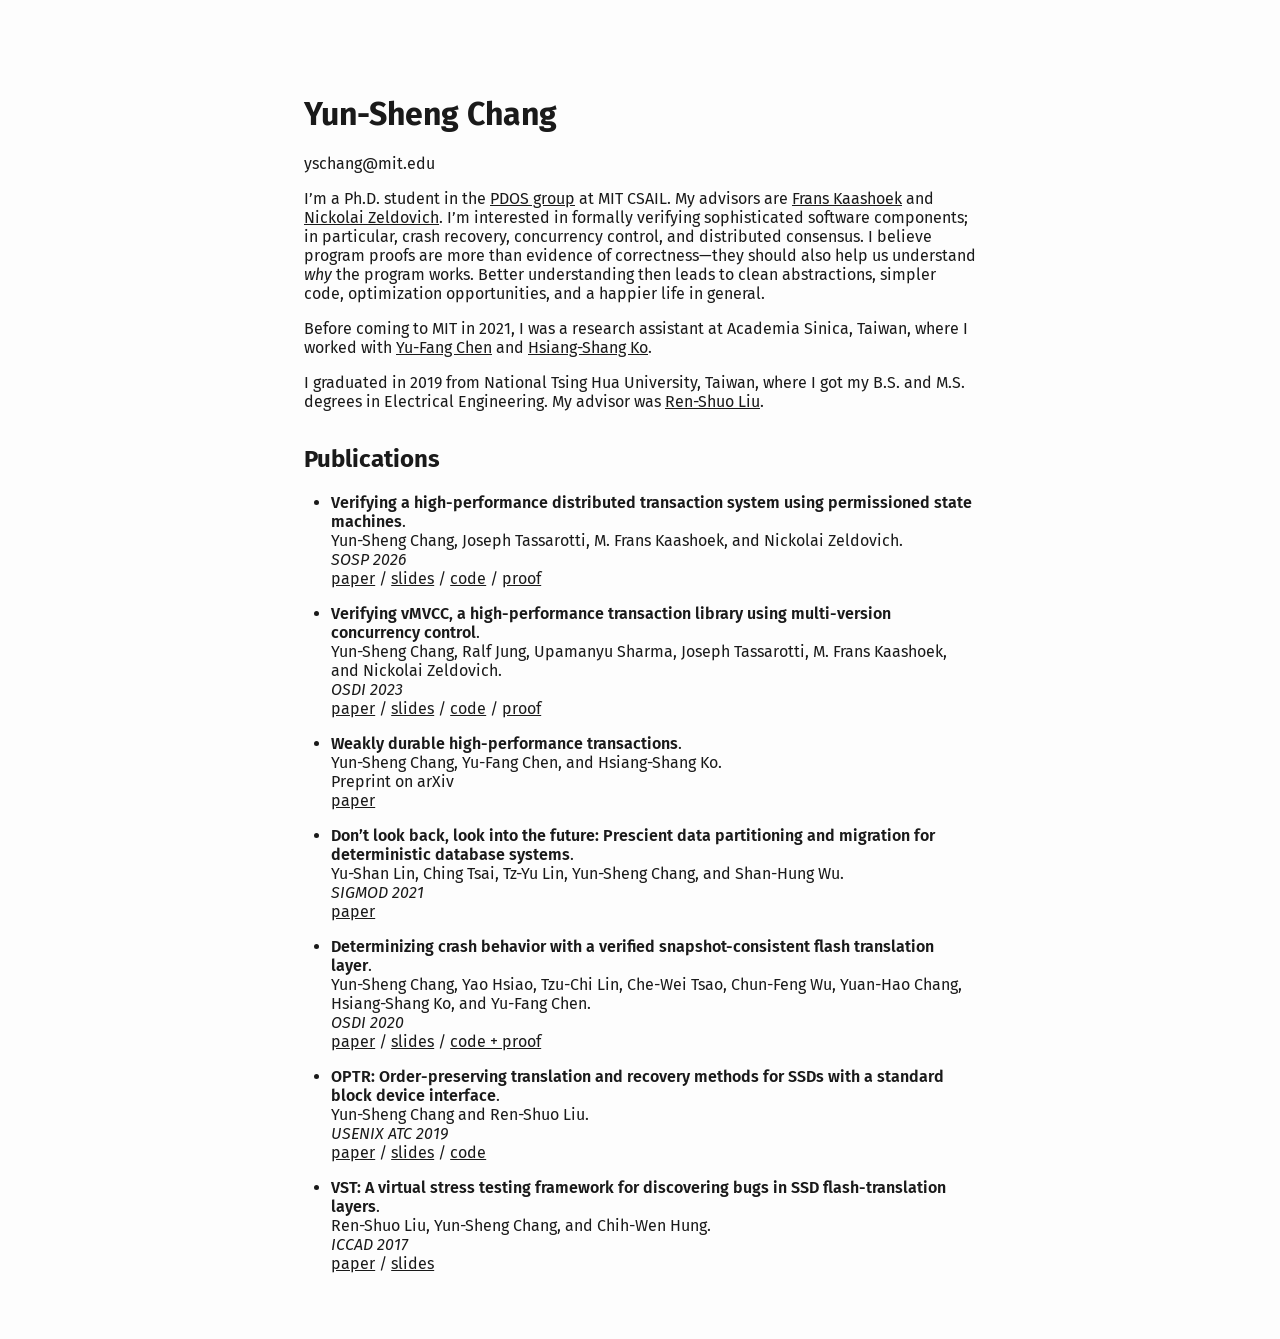
<file: index.html>
<!DOCTYPE html>
<html xmlns="http://www.w3.org/1999/xhtml">
<head>
  <meta charset="utf-8" />
  <meta name="generator" content="pandoc 3.11" />
  <meta name="viewport" content="width=device-width, initial-scale=1.0, user-scalable=yes" />
  <title>Yun-Sheng Chang</title>
  <style>
    /* Default styles provided by pandoc.
    ** See https://pandoc.org/MANUAL.html#variables-for-html for config info.
    */
    html {
      font-family: Fira Sans;
      color: #1a1a1a;
      background-color: #fdfdfd;
    }
    body {
      margin: 0 auto;
      max-width: 42em;
      padding-left: 50px;
      padding-right: 50px;
      padding-top: 50px;
      padding-bottom: 50px;
      hyphens: auto;
      overflow-wrap: break-word;
      text-rendering: optimizeLegibility;
      font-kerning: normal;
    }
    @media (max-width: 600px) {
      body {
        font-size: 0.9em;
        padding: 12px;
      }
      h1 {
        font-size: 1.8em;
      }
    }
    @media print {
      html {
        background-color: white;
      }
      body {
        background-color: transparent;
        color: black;
      }
      p, h2, h3 {
        orphans: 3;
        widows: 3;
      }
      h2, h3, h4 {
        page-break-after: avoid;
      }
    }
    p {
      margin: 1em 0;
    }
    a {
      color: #1a1a1a;
    }
    a:visited {
      color: #1a1a1a;
    }
    img {
      max-width: 100%;
    }
    svg {
      height: auto;
      max-width: 100%;
    }
    h1, h2, h3, h4, h5, h6 {
      margin-top: 1.4em;
    }
    h5, h6 {
      font-size: 1em;
      font-style: italic;
    }
    h6 {
      font-weight: normal;
    }
    ol, ul {
      padding-left: 1.7em;
      margin-top: 1em;
    }
    li > ol, li > ul {
      margin-top: 0;
    }
    blockquote {
      margin: 1em 0 1em 1.7em;
      padding-left: 1em;
      border-left: 2px solid #e6e6e6;
      color: #606060;
    }
    code {
      white-space: pre-wrap;
      font-family: Menlo, Monaco, Consolas, 'Lucida Console', monospace;
      font-size: 85%;
      margin: 0;
      hyphens: manual;
    }
    pre {
      margin: 1em 0;
      overflow: auto;
    }
    pre code {
      padding: 0;
      overflow: visible;
      overflow-wrap: normal;
    }
    .sourceCode {
     background-color: transparent;
     overflow: visible;
    }
    hr {
      border: none;
      border-top: 1px solid #1a1a1a;
      height: 1px;
      margin: 1em 0;
    }
    table {
      margin: 1em 0;
      border-collapse: collapse;
      width: 100%;
      overflow-x: auto;
      display: block;
      font-variant-numeric: lining-nums tabular-nums;
    }
    table caption {
      margin-bottom: 0.75em;
    }
    tbody {
      margin-top: 0.5em;
      border-top: 1px solid #1a1a1a;
      border-bottom: 1px solid #1a1a1a;
    }
    th {
      border-top: 1px solid #1a1a1a;
      padding: 0.25em 0.5em 0.25em 0.5em;
    }
    td {
      padding: 0.125em 0.5em 0.25em 0.5em;
    }
    header {
      margin-bottom: 4em;
      text-align: center;
    }
    #TOC li {
      list-style: none;
    }
    #TOC ul {
      padding-left: 1.3em;
    }
    #TOC > ul {
      padding-left: 0;
    }
    #TOC a:not(:hover) {
      text-decoration: none;
    }
    span.smallcaps{font-variant: small-caps;}
    div.columns{display: flex; gap: 1.5em;}
    div.column{flex: auto;}
    @media screen {
    div.columns{gap: min(4vw, 1.5em);}
    div.column{overflow-x: auto;}
    }
    div.hanging-indent{margin-left: 1.5em; text-indent: -1.5em;}
    /* The extra [class] is a hack that increases specificity enough to
       override a similar rule in reveal.js */
    ul.task-list[class]{list-style: none;}
    ul.task-list li input[type="checkbox"] {
      font-size: inherit;
      width: 0.8em;
      margin: 0 0.8em 0.2em -1.6em;
      vertical-align: middle;
    }
  </style>
  <p><link href="https://fonts.googleapis.com/css2?family=Fira+Sans:wght@400;600&display=swap" rel="stylesheet">
  <style> strong { font-weight: 600; } </style></p>
</head>
<body>
<h1 id="yun-sheng-chang">Yun-Sheng Chang</h1>
<p>yschang@mit.edu</p>
<p>I’m a Ph.D. student in the <a href="https://pdos.csail.mit.edu/">PDOS
group</a> at MIT CSAIL. My advisors are <a
href="http://people.csail.mit.edu/kaashoek/">Frans Kaashoek</a> and <a
href="https://people.csail.mit.edu/nickolai/">Nickolai Zeldovich</a>.
I’m interested in formally verifying sophisticated software components;
in particular, crash recovery, concurrency control, and distributed
consensus. I believe program proofs are more than evidence of
correctness—they should also help us understand <em>why</em> the program
works. Better understanding then leads to clean abstractions, simpler
code, optimization opportunities, and a happier life in general.</p>
<p>Before coming to MIT in 2021, I was a research assistant at Academia
Sinica, Taiwan, where I worked with <a
href="http://bull.iis.sinica.edu.tw/yfc/doku.php">Yu-Fang Chen</a> and
<a href="https://josh-hs-ko.github.io/">Hsiang-Shang Ko</a>.</p>
<p>I graduated in 2019 from National Tsing Hua University, Taiwan, where
I got my B.S. and M.S. degrees in Electrical Engineering. My advisor was
<a href="https://www.ee.nthu.edu.tw/renshuo/">Ren-Shuo Liu</a>.</p>
<h2 id="publications">Publications</h2>
<ul>
<li><p><strong>Verifying a high-performance distributed transaction
system using permissioned state machines</strong>.<br />
Yun-Sheng Chang, Joseph Tassarotti, M. Frans Kaashoek, and Nickolai
Zeldovich.<br />
<em>SOSP 2026</em><br />
<a href="papers/tulip-sosp26.pdf">paper</a> / <a
href="slides/tulip-sosp26-slides.pdf">slides</a> / <a
href="https://github.com/mit-pdos/tulip">code</a> / <a
href="https://github.com/mit-pdos/tulip-proof">proof</a></p></li>
<li><p><strong>Verifying vMVCC, a high-performance transaction library
using multi-version concurrency control</strong>.<br />
Yun-Sheng Chang, Ralf Jung, Upamanyu Sharma, Joseph Tassarotti, M. Frans
Kaashoek, and Nickolai Zeldovich.<br />
<em>OSDI 2023</em><br />
<a href="papers/vmvcc-osdi23.pdf">paper</a> / <a
href="slides/vmvcc-osdi23-slides.pdf">slides</a> / <a
href="https://github.com/mit-pdos/vmvcc">code</a> / <a
href="https://github.com/mit-pdos/perennial/tree/1d0faf33d/src/program_proof/mvcc">proof</a></p></li>
<li><p><strong>Weakly durable high-performance
transactions</strong>.<br />
Yun-Sheng Chang, Yu-Fang Chen, and Hsiang-Shang Ko.<br />
Preprint on arXiv<br />
<a href="papers/acikv-arxiv.pdf">paper</a></p></li>
<li><p><strong>Don’t look back, look into the future: Prescient data
partitioning and migration for deterministic database
systems</strong>.<br />
Yu-Shan Lin, Ching Tsai, Tz-Yu Lin, Yun-Sheng Chang, and Shan-Hung
Wu.<br />
<em>SIGMOD 2021</em><br />
<a href="papers/hermes-sigmod21.pdf">paper</a></p></li>
<li><p><strong>Determinizing crash behavior with a verified
snapshot-consistent flash translation layer</strong>.<br />
Yun-Sheng Chang, Yao Hsiao, Tzu-Chi Lin, Che-Wei Tsao, Chun-Feng Wu,
Yuan-Hao Chang, Hsiang-Shang Ko, and Yu-Fang Chen.<br />
<em>OSDI 2020</em><br />
<a href="papers/scftl-osdi20.pdf">paper</a> / <a
href="slides/scftl-osdi20-slides.pdf">slides</a> / <a
href="https://github.com/yunshengtw/scftl">code + proof</a></p></li>
<li><p><strong>OPTR: Order-preserving translation and recovery methods
for SSDs with a standard block device interface</strong>.<br />
Yun-Sheng Chang and Ren-Shuo Liu.<br />
<em>USENIX ATC 2019</em><br />
<a href="papers/optr-atc19.pdf">paper</a> / <a
href="slides/optr-atc19-slides.pdf">slides</a> / <a
href="https://github.com/yunshengtw/optr-jasmine">code</a></p></li>
<li><p><strong>VST: A virtual stress testing framework for discovering
bugs in SSD flash-translation layers</strong>.<br />
Ren-Shuo Liu, Yun-Sheng Chang, and Chih-Wen Hung.<br />
<em>ICCAD 2017</em><br />
<a href="papers/vst-iccad17.pdf">paper</a> / <a
href="slides/vst-iccad17-slides.pdf">slides</a></p></li>
</ul>
</body>
</html>
</file>
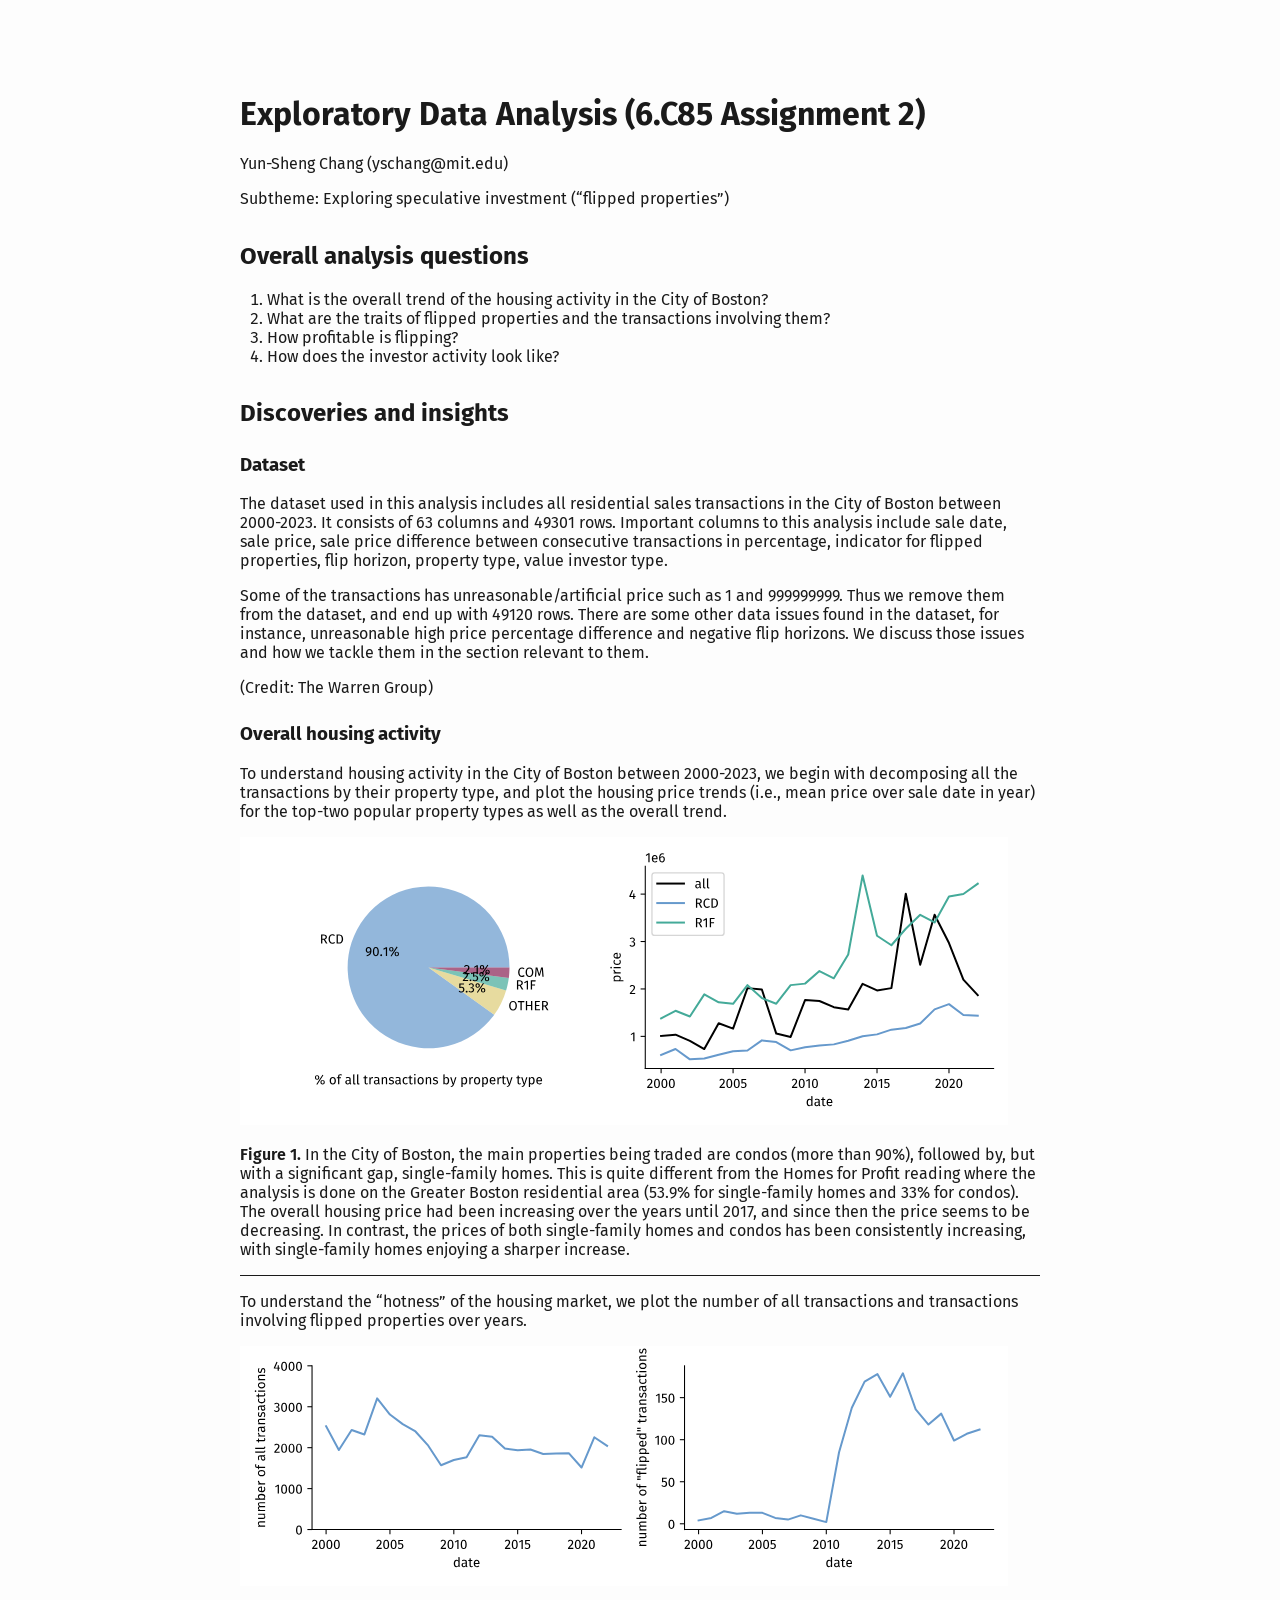
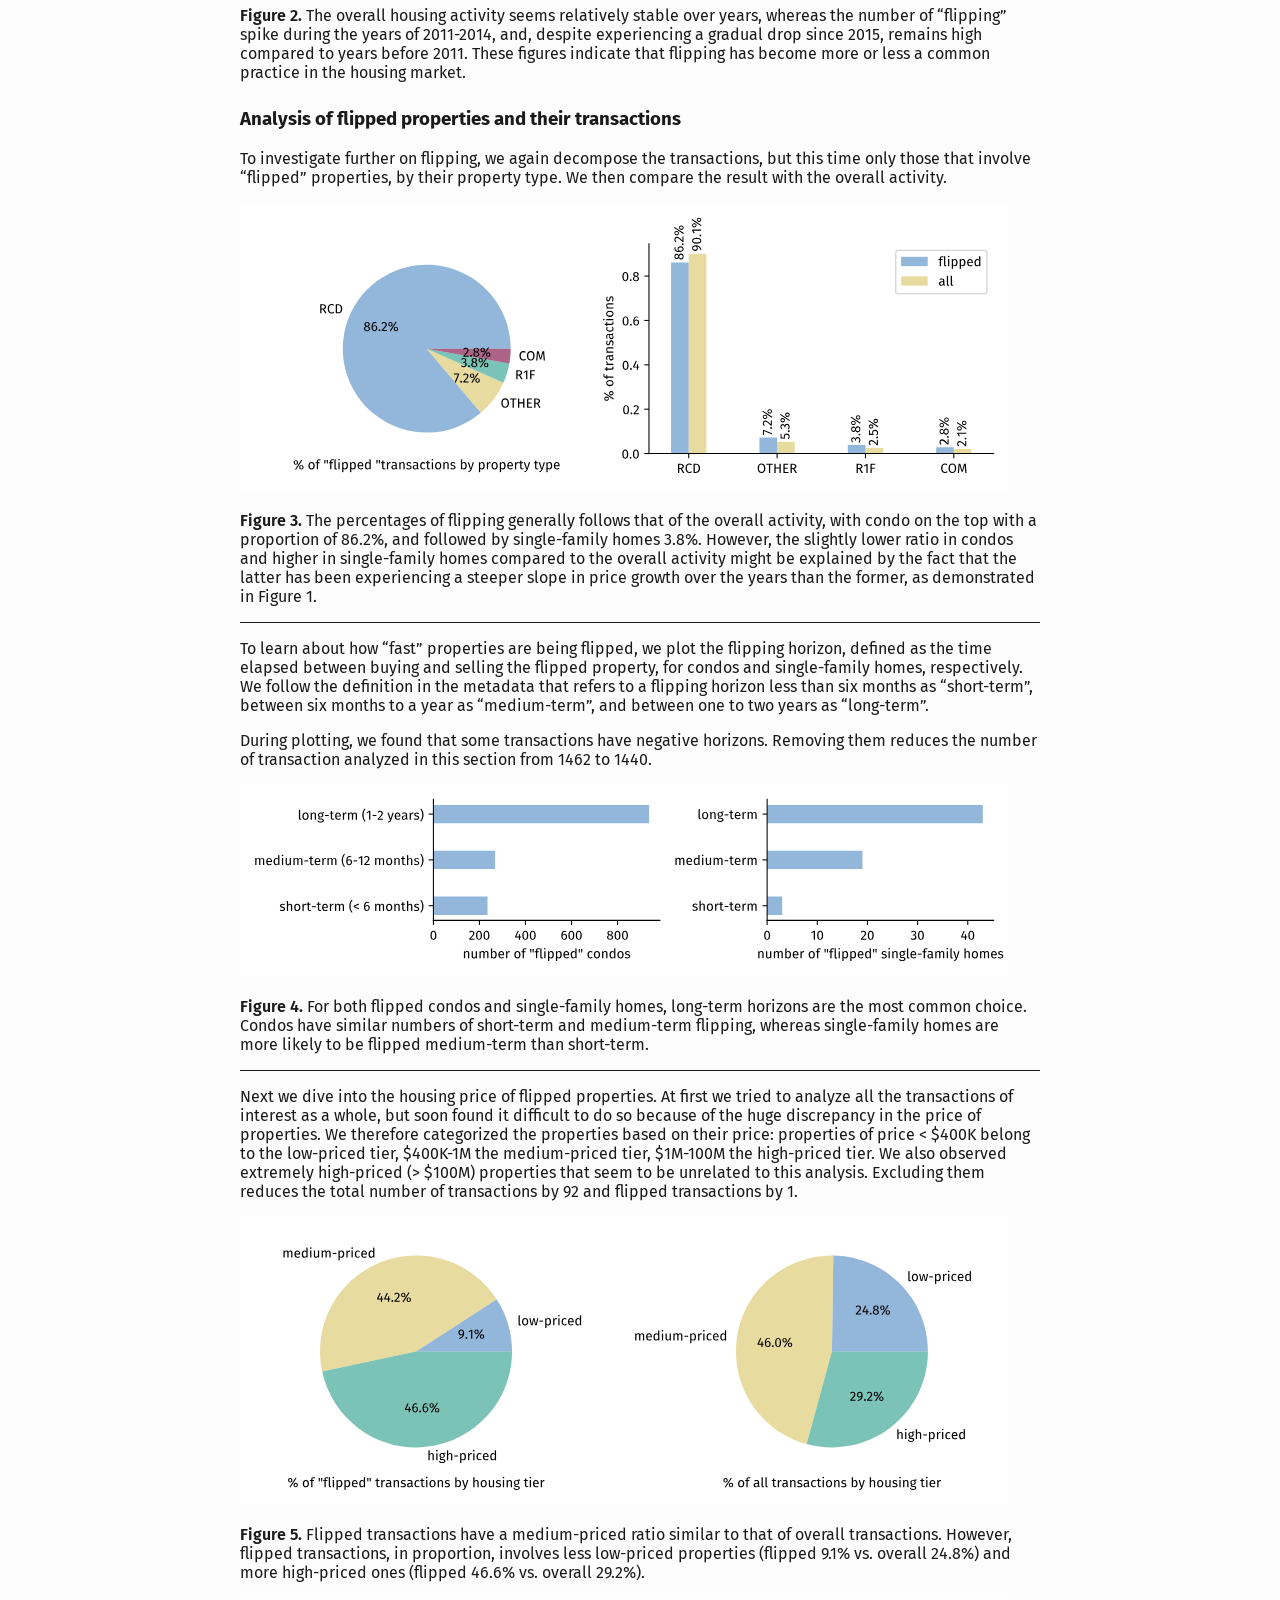
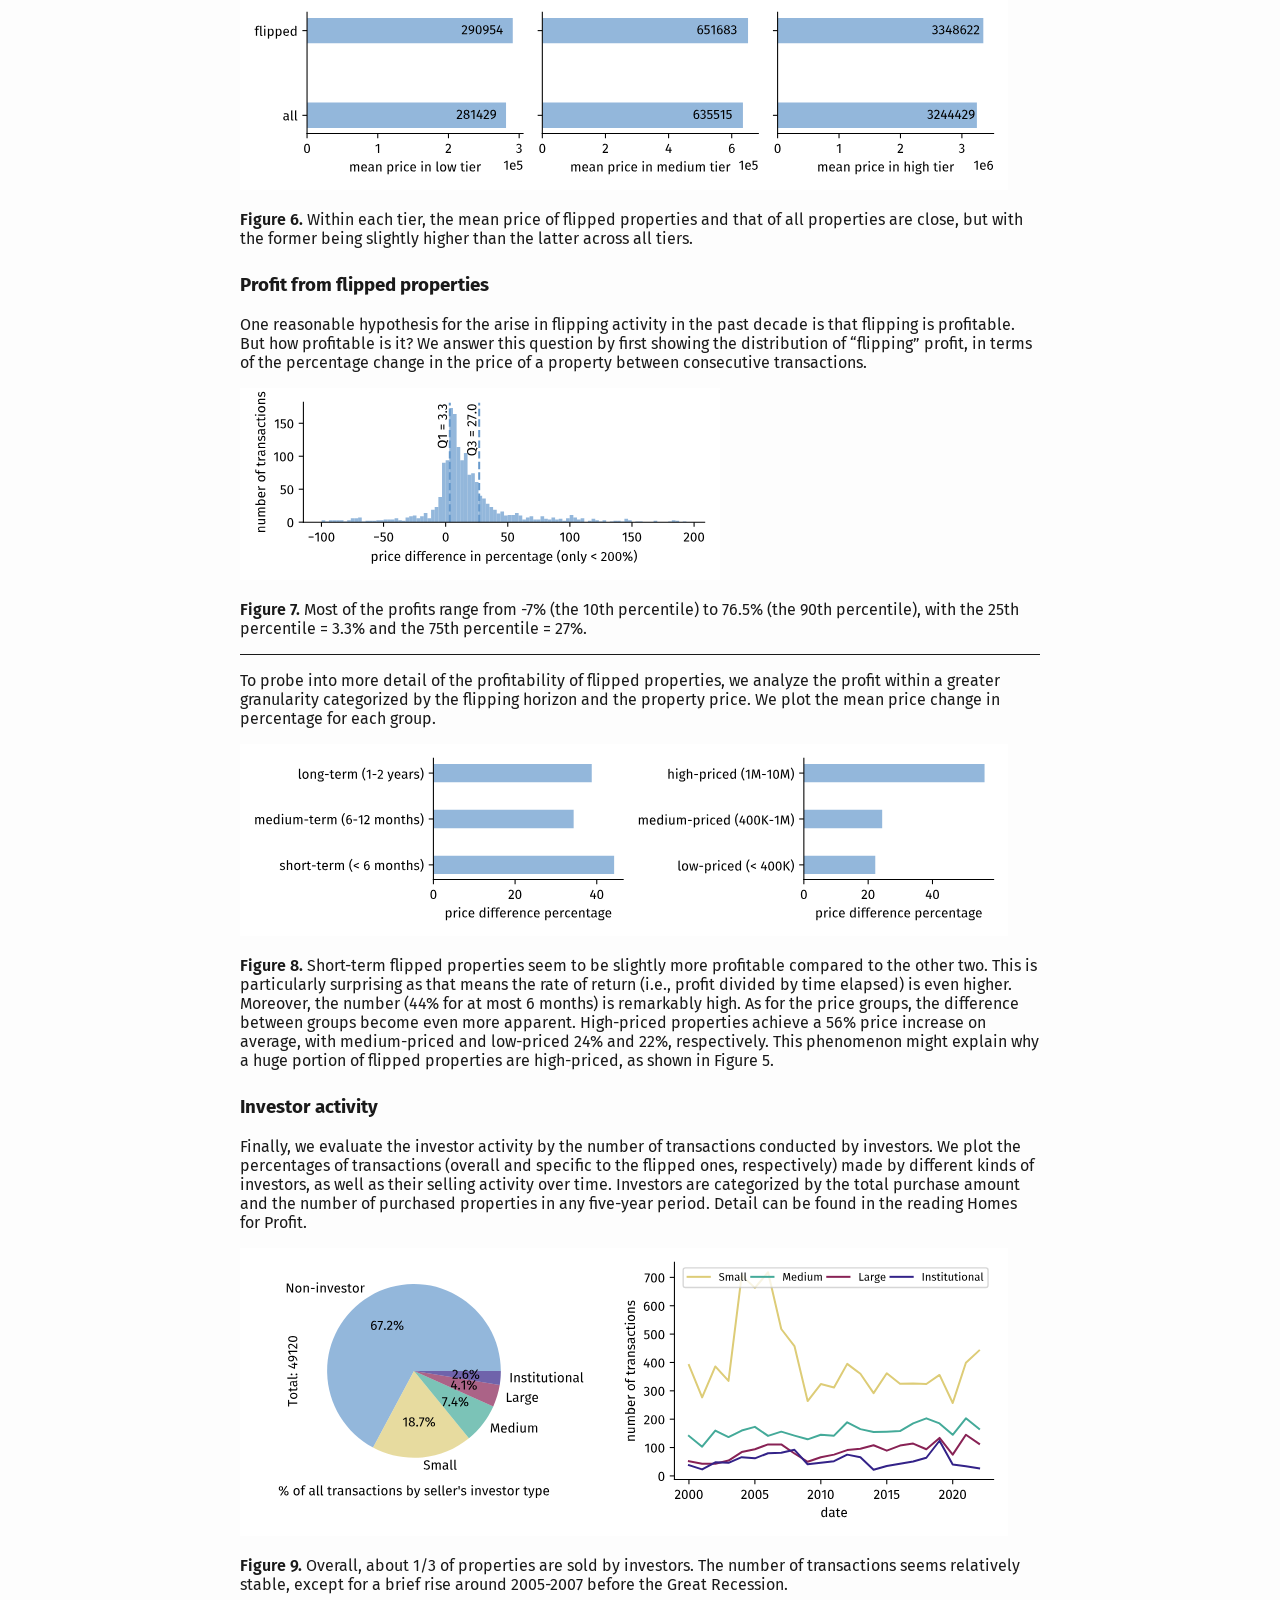
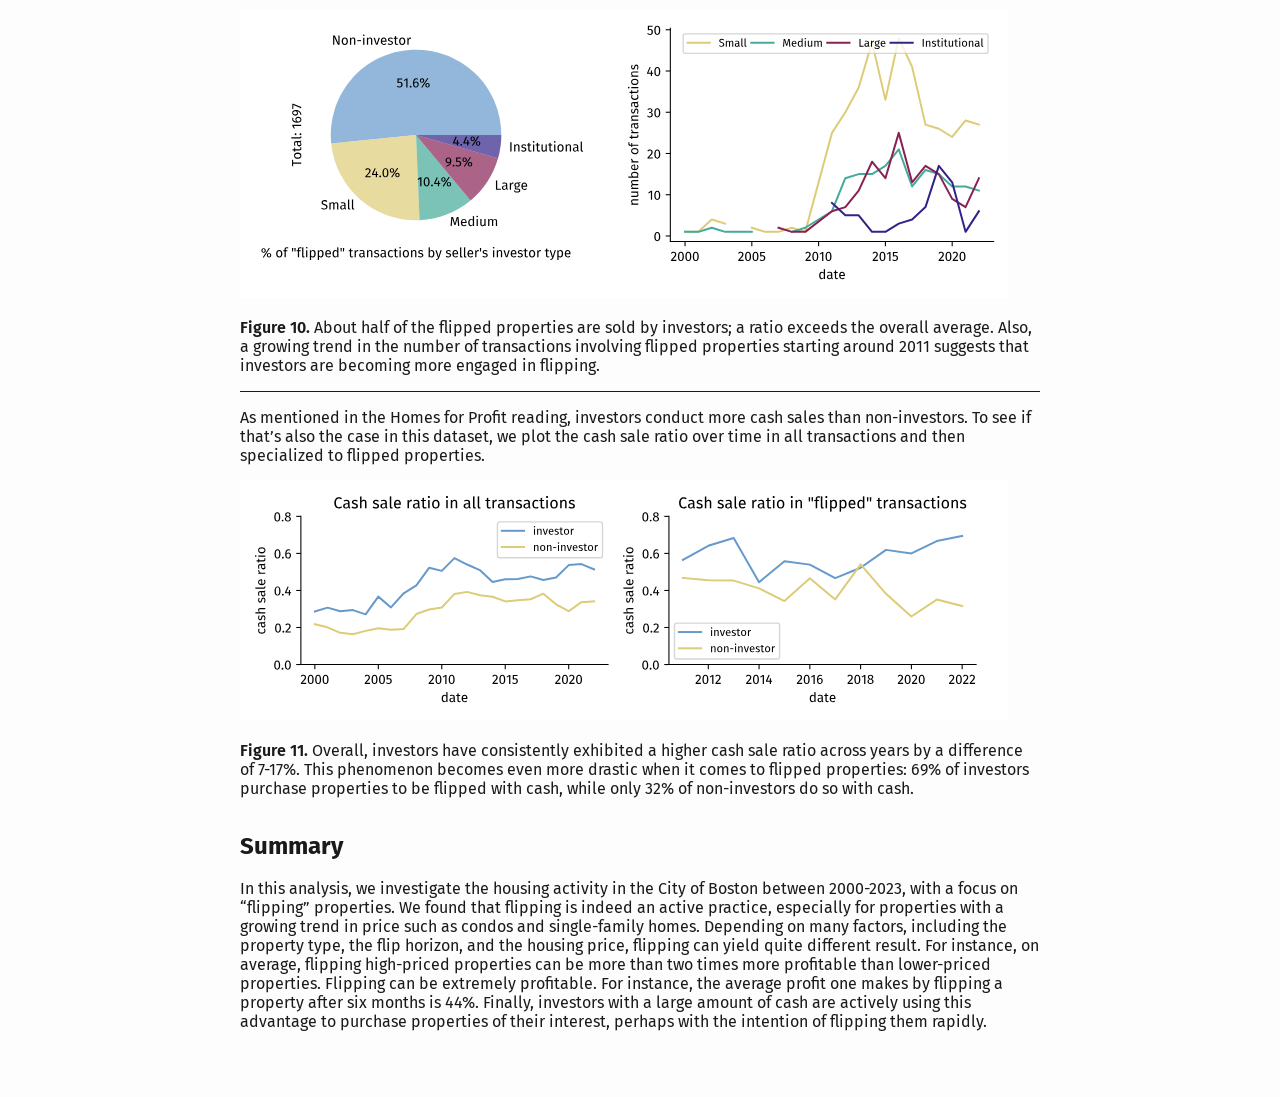
<file: 6c85/a2.html>
<!DOCTYPE html>
<html xmlns="http://www.w3.org/1999/xhtml" lang="" xml:lang="">
<head>
  <meta charset="utf-8" />
  <meta name="generator" content="pandoc" />
  <meta name="viewport" content="width=device-width, initial-scale=1.0, user-scalable=yes" />
  <title>vis-a2</title>
  <style>
    html {
      font-family: Fira Sans;
      color: #1a1a1a;
      background-color: #fdfdfd;
    }
    body {
      margin: 0 auto;
      max-width: 50em;
      padding-left: 50px;
      padding-right: 50px;
      padding-top: 50px;
      padding-bottom: 50px;
      hyphens: auto;
      overflow-wrap: break-word;
      text-rendering: optimizeLegibility;
      font-kerning: normal;
    }
    @media (max-width: 600px) {
      body {
        font-size: 0.9em;
        padding: 12px;
      }
      h1 {
        font-size: 1.8em;
      }
    }
    @media print {
      html {
        background-color: white;
      }
      body {
        background-color: transparent;
        color: black;
        font-size: 12pt;
      }
      p, h2, h3 {
        orphans: 3;
        widows: 3;
      }
      h2, h3, h4 {
        page-break-after: avoid;
      }
    }
    p {
      margin: 1em 0;
    }
    a {
      color: #1a1a1a;
    }
    a:visited {
      color: #1a1a1a;
    }
    img {
      max-width: 100%;
    }
    h1, h2, h3, h4, h5, h6 {
      margin-top: 1.4em;
    }
    h5, h6 {
      font-size: 1em;
      font-style: italic;
    }
    h6 {
      font-weight: normal;
    }
    ol, ul {
      padding-left: 1.7em;
      margin-top: 1em;
    }
    li > ol, li > ul {
      margin-top: 0;
    }
    blockquote {
      margin: 1em 0 1em 1.7em;
      padding-left: 1em;
      border-left: 2px solid #e6e6e6;
      color: #606060;
    }
    code {
      font-family: Menlo, Monaco, Consolas, 'Lucida Console', monospace;
      font-size: 85%;
      margin: 0;
      hyphens: manual;
    }
    pre {
      margin: 1em 0;
      overflow: auto;
    }
    pre code {
      padding: 0;
      overflow: visible;
      overflow-wrap: normal;
    }
    .sourceCode {
     background-color: transparent;
     overflow: visible;
    }
    hr {
      background-color: #1a1a1a;
      border: none;
      height: 1px;
      margin: 1em 0;
    }
    table {
      margin: 1em 0;
      border-collapse: collapse;
      width: 100%;
      overflow-x: auto;
      display: block;
      font-variant-numeric: lining-nums tabular-nums;
    }
    table caption {
      margin-bottom: 0.75em;
    }
    tbody {
      margin-top: 0.5em;
      border-top: 1px solid #1a1a1a;
      border-bottom: 1px solid #1a1a1a;
    }
    th {
      border-top: 1px solid #1a1a1a;
      padding: 0.25em 0.5em 0.25em 0.5em;
    }
    td {
      padding: 0.125em 0.5em 0.25em 0.5em;
    }
    header {
      margin-bottom: 4em;
      text-align: center;
    }
    #TOC li {
      list-style: none;
    }
    #TOC ul {
      padding-left: 1.3em;
    }
    #TOC > ul {
      padding-left: 0;
    }
    #TOC a:not(:hover) {
      text-decoration: none;
    }
    code{white-space: pre-wrap;}
    span.smallcaps{font-variant: small-caps;}
    div.columns{display: flex; gap: min(4vw, 1.5em);}
    div.column{flex: auto; overflow-x: auto;}
    div.hanging-indent{margin-left: 1.5em; text-indent: -1.5em;}
    ul.task-list{list-style: none;}
    ul.task-list li input[type="checkbox"] {
      width: 0.8em;
      margin: 0 0.8em 0.2em -1.6em;
      vertical-align: middle;
    }
    .display.math{display: block; text-align: center; margin: 0.5rem auto;}
  </style>
  <link href="https://fonts.googleapis.com/css2?family=Fira+Sans:wght@300;600&display=swap" rel="stylesheet">
  <style>
  strong {
    font-weight: 600;
  }
  </style>
  <!--[if lt IE 9]>
    <script src="//cdnjs.cloudflare.com/ajax/libs/html5shiv/3.7.3/html5shiv-printshiv.min.js"></script>
  <![endif]-->
</head>
<body>
<h1 id="exploratory-data-analysis-6.c85-assignment-2">Exploratory Data
Analysis (6.C85 Assignment 2)</h1>
<p>Yun-Sheng Chang (yschang@mit.edu)</p>
<p>Subtheme: Exploring speculative investment (“flipped properties”)</p>
<h2 id="overall-analysis-questions">Overall analysis questions</h2>
<ol type="1">
<li>What is the overall trend of the housing activity in the City of
Boston?</li>
<li>What are the traits of flipped properties and the transactions
involving them?</li>
<li>How profitable is flipping?</li>
<li>How does the investor activity look like?</li>
</ol>
<h2 id="discoveries-and-insights">Discoveries and insights</h2>
<h3 id="dataset">Dataset</h3>
<p>The dataset used in this analysis includes all residential sales
transactions in the City of Boston between 2000-2023. It consists of 63
columns and 49301 rows. Important columns to this analysis include sale
date, sale price, sale price difference between consecutive transactions
in percentage, indicator for flipped properties, flip horizon, property
type, value investor type.</p>
<p>Some of the transactions has unreasonable/artificial price such as 1
and 999999999. Thus we remove them from the dataset, and end up with
49120 rows. There are some other data issues found in the dataset, for
instance, unreasonable high price percentage difference and negative
flip horizons. We discuss those issues and how we tackle them in the
section relevant to them.</p>
<p>(Credit: The Warren Group)</p>
<h3 id="overall-housing-activity">Overall housing activity</h3>
<p>To understand housing activity in the City of Boston between
2000-2023, we begin with decomposing all the transactions by their
property type, and plot the housing price trends (i.e., mean price over
sale date in year) for the top-two popular property types as well as the
overall trend.</p>
<p><img src="./img/breakdown-and-price-trend.svg" /></p>
<p><strong>Figure 1.</strong> In the City of Boston, the main properties
being traded are condos (more than 90%), followed by, but with a
significant gap, single-family homes. This is quite different from the
Homes for Profit reading where the analysis is done on the Greater
Boston residential area (53.9% for single-family homes and 33% for
condos). The overall housing price had been increasing over the years
until 2017, and since then the price seems to be decreasing. In
contrast, the prices of both single-family homes and condos has been
consistently increasing, with single-family homes enjoying a sharper
increase.</p>
<hr />
<p>To understand the “hotness” of the housing market, we plot the number
of all transactions and transactions involving flipped properties over
years.</p>
<p><img src="./img/hotness.svg" /></p>
<p><strong>Figure 2.</strong> The overall housing activity seems
relatively stable over years, whereas the number of “flipping” spike
during the years of 2011-2014, and, despite experiencing a gradual drop
since 2015, remains high compared to years before 2011. These figures
indicate that flipping has become more or less a common practice in the
housing market.</p>
<h3 id="analysis-of-flipped-properties-and-their-transactions">Analysis
of flipped properties and their transactions</h3>
<p>To investigate further on flipping, we again decompose the
transactions, but this time only those that involve “flipped”
properties, by their property type. We then compare the result with the
overall activity.</p>
<p><img src="./img/breakdown-flip-txn.svg" /></p>
<p><strong>Figure 3.</strong> The percentages of flipping generally
follows that of the overall activity, with condo on the top with a
proportion of 86.2%, and followed by single-family homes 3.8%. However,
the slightly lower ratio in condos and higher in single-family homes
compared to the overall activity might be explained by the fact that the
latter has been experiencing a steeper slope in price growth over the
years than the former, as demonstrated in Figure 1.</p>
<hr />
<p>To learn about how “fast” properties are being flipped, we plot the
flipping horizon, defined as the time elapsed between buying and selling
the flipped property, for condos and single-family homes, respectively.
We follow the definition in the metadata that refers to a flipping
horizon less than six months as “short-term”, between six months to a
year as “medium-term”, and between one to two years as “long-term”.</p>
<p>During plotting, we found that some transactions have negative
horizons. Removing them reduces the number of transaction analyzed in
this section from 1462 to 1440.</p>
<p><img src="./img/horizon.svg" /></p>
<p><strong>Figure 4.</strong> For both flipped condos and single-family
homes, long-term horizons are the most common choice. Condos have
similar numbers of short-term and medium-term flipping, whereas
single-family homes are more likely to be flipped medium-term than
short-term.</p>
<hr />
<p>Next we dive into the housing price of flipped properties. At first
we tried to analyze all the transactions of interest as a whole, but
soon found it difficult to do so because of the huge discrepancy in the
price of properties. We therefore categorized the properties based on
their price: properties of price &lt; $400K belong to the low-priced
tier, $400K-1M the medium-priced tier, $1M-100M the high-priced tier. We
also observed extremely high-priced (&gt; $100M) properties that seem to
be unrelated to this analysis. Excluding them reduces the total number
of transactions by 92 and flipped transactions by 1.</p>
<p><img src="./img/housing-tier.svg" /></p>
<p><strong>Figure 5.</strong> Flipped transactions have a medium-priced
ratio similar to that of overall transactions. However, flipped
transactions, in proportion, involves less low-priced properties
(flipped 9.1% vs. overall 24.8%) and more high-priced ones (flipped
46.6% vs. overall 29.2%).</p>
<p><img src="./img/housing-price.svg" /></p>
<p><strong>Figure 6.</strong> Within each tier, the mean price of
flipped properties and that of all properties are close, but with the
former being slightly higher than the latter across all tiers.</p>
<h3 id="profit-from-flipped-properties">Profit from flipped
properties</h3>
<p>One reasonable hypothesis for the arise in flipping activity in the
past decade is that flipping is profitable. But how profitable is it? We
answer this question by first showing the distribution of “flipping”
profit, in terms of the percentage change in the price of a property
between consecutive transactions.</p>
<p><img src="./img/profit-overall.svg" /></p>
<p><strong>Figure 7.</strong> Most of the profits range from -7% (the
10th percentile) to 76.5% (the 90th percentile), with the 25th
percentile = 3.3% and the 75th percentile = 27%.</p>
<hr />
<p>To probe into more detail of the profitability of flipped properties,
we analyze the profit within a greater granularity categorized by the
flipping horizon and the property price. We plot the mean price change
in percentage for each group.</p>
<p><img src="./img/profit-category.svg" /></p>
<p><strong>Figure 8.</strong> Short-term flipped properties seem to be
slightly more profitable compared to the other two. This is particularly
surprising as that means the rate of return (i.e., profit divided by
time elapsed) is even higher. Moreover, the number (44% for at most 6
months) is remarkably high. As for the price groups, the difference
between groups become even more apparent. High-priced properties achieve
a 56% price increase on average, with medium-priced and low-priced 24%
and 22%, respectively. This phenomenon might explain why a huge portion
of flipped properties are high-priced, as shown in Figure 5.</p>
<h3 id="investor-activity">Investor activity</h3>
<p>Finally, we evaluate the investor activity by the number of
transactions conducted by investors. We plot the percentages of
transactions (overall and specific to the flipped ones, respectively)
made by different kinds of investors, as well as their selling activity
over time. Investors are categorized by the total purchase amount and
the number of purchased properties in any five-year period. Detail can
be found in the reading Homes for Profit.</p>
<p><img src="./img/seller-investor.svg" /></p>
<p><strong>Figure 9.</strong> Overall, about 1/3 of properties are sold
by investors. The number of transactions seems relatively stable, except
for a brief rise around 2005-2007 before the Great Recession.</p>
<p><img src="./img/seller-investor-fp.svg" /></p>
<p><strong>Figure 10.</strong> About half of the flipped properties are
sold by investors; a ratio exceeds the overall average. Also, a growing
trend in the number of transactions involving flipped properties
starting around 2011 suggests that investors are becoming more engaged
in flipping.</p>
<hr />
<p>As mentioned in the Homes for Profit reading, investors conduct more
cash sales than non-investors. To see if that’s also the case in this
dataset, we plot the cash sale ratio over time in all transactions and
then specialized to flipped properties.</p>
<p><img src="./img/cash.svg" /></p>
<p><strong>Figure 11.</strong> Overall, investors have consistently
exhibited a higher cash sale ratio across years by a difference of
7-17%. This phenomenon becomes even more drastic when it comes to
flipped properties: 69% of investors purchase properties to be flipped
with cash, while only 32% of non-investors do so with cash.</p>
<h2 id="summary">Summary</h2>
<p>In this analysis, we investigate the housing activity in the City of
Boston between 2000-2023, with a focus on “flipping” properties. We
found that flipping is indeed an active practice, especially for
properties with a growing trend in price such as condos and
single-family homes. Depending on many factors, including the property
type, the flip horizon, and the housing price, flipping can yield quite
different result. For instance, on average, flipping high-priced
properties can be more than two times more profitable than lower-priced
properties. Flipping can be extremely profitable. For instance, the
average profit one makes by flipping a property after six months is 44%.
Finally, investors with a large amount of cash are actively using this
advantage to purchase properties of their interest, perhaps with the
intention of flipping them rapidly.</p>
</body>
</html>
</file>
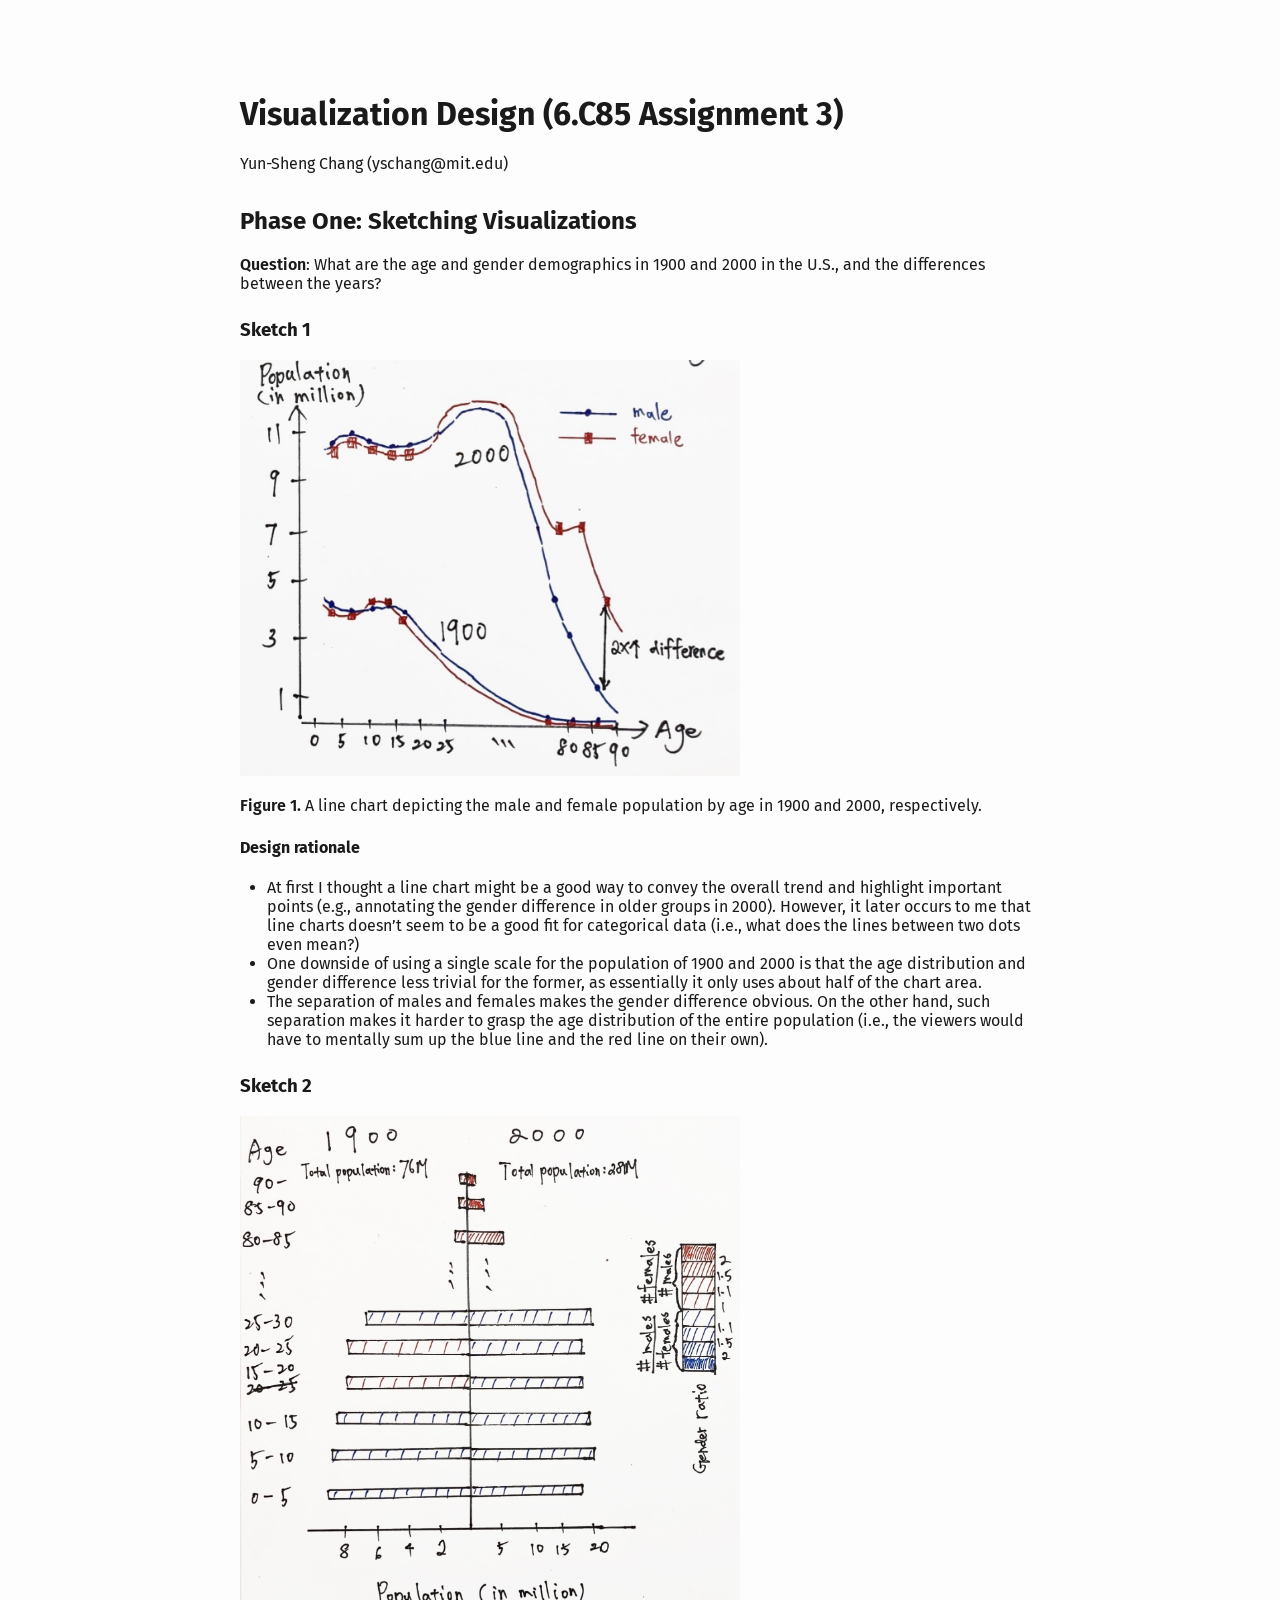
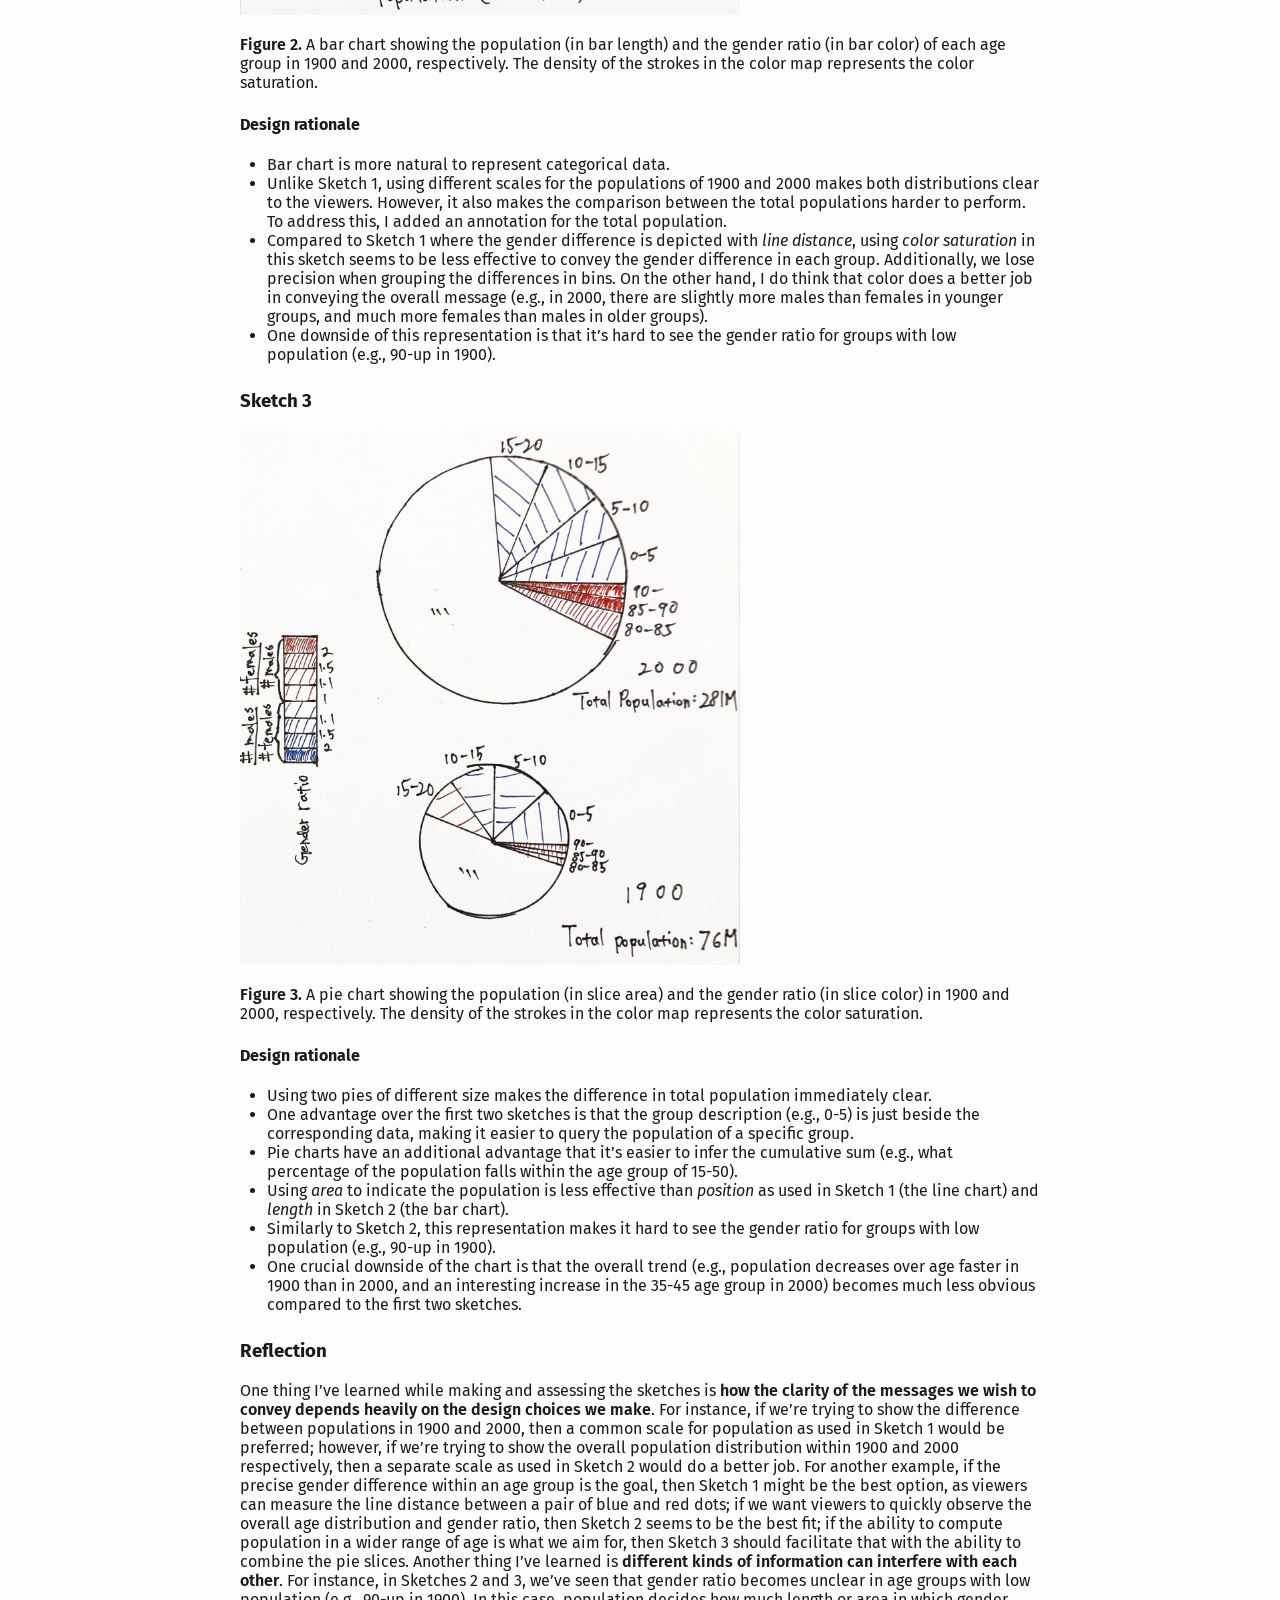
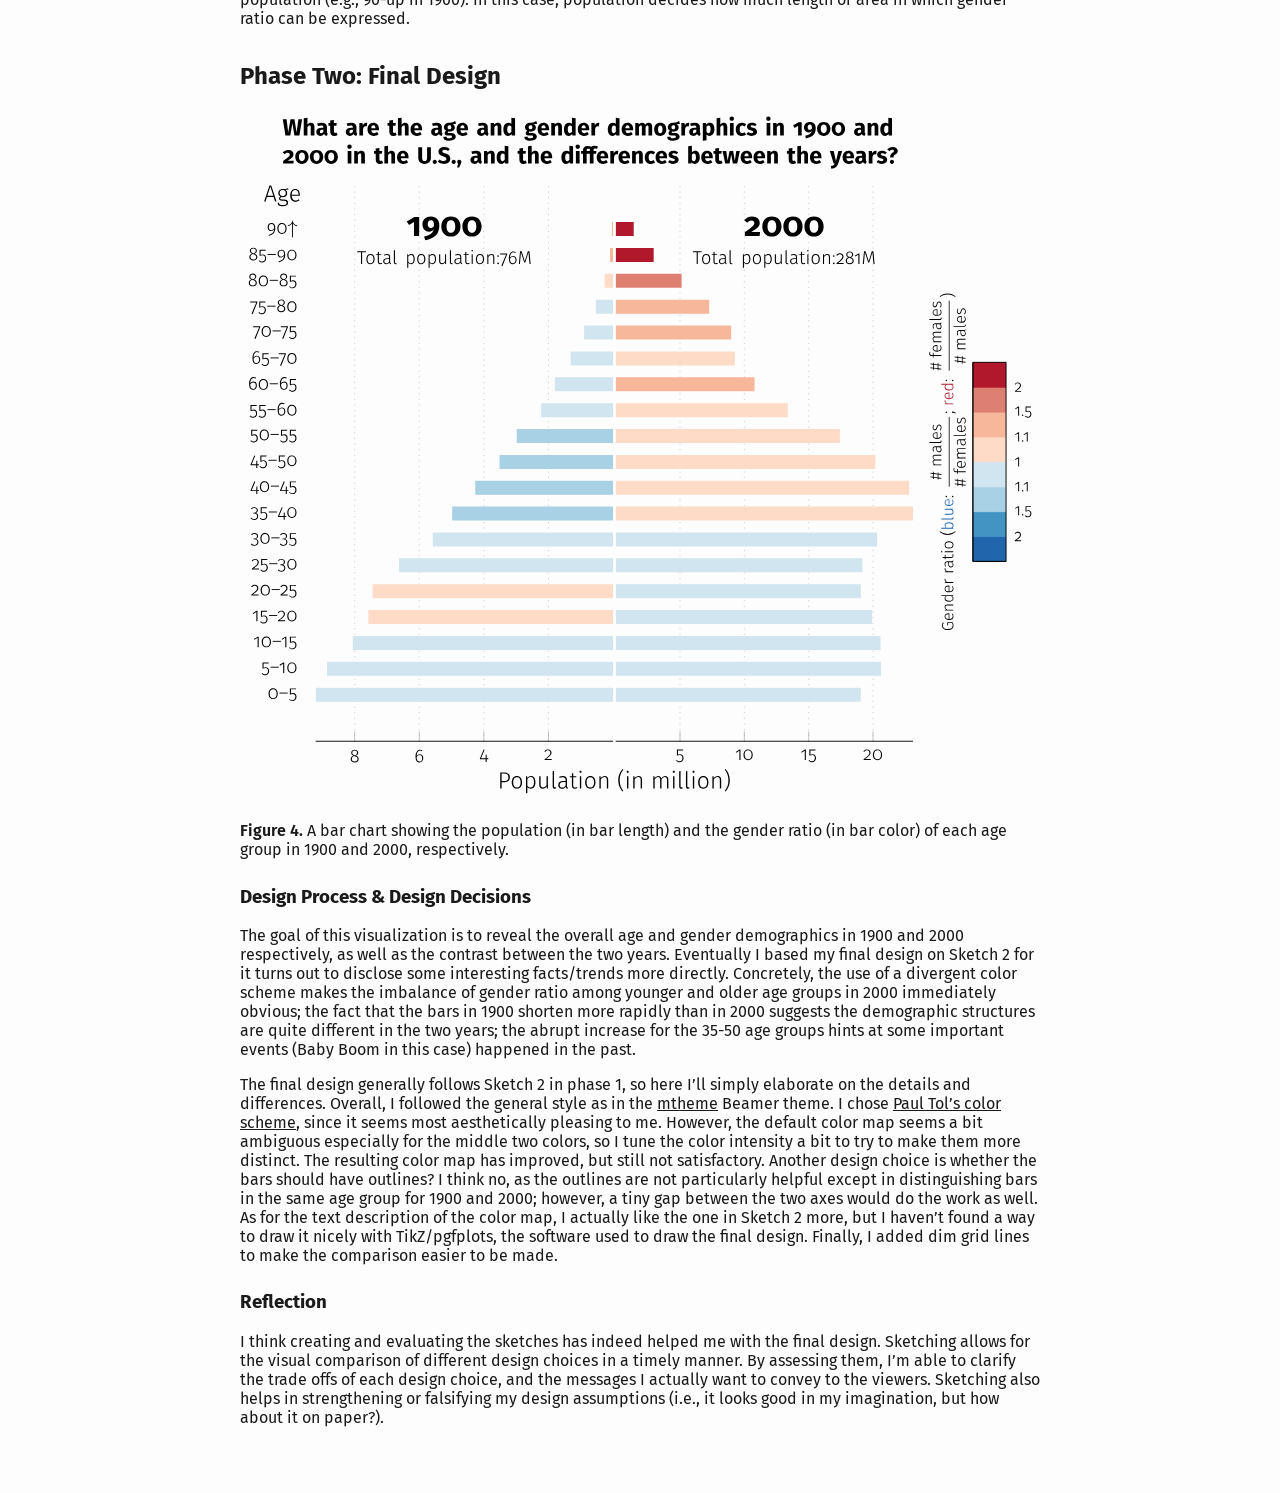
<file: 6c85/a3/a3.html>
<!DOCTYPE html>
<html xmlns="http://www.w3.org/1999/xhtml" lang="" xml:lang="">
<head>
  <meta charset="utf-8" />
  <meta name="generator" content="pandoc" />
  <meta name="viewport" content="width=device-width, initial-scale=1.0, user-scalable=yes" />
  <title>vis-a3</title>
  <style>
    html {
      font-family: Fira Sans;
      color: #1a1a1a;
      background-color: #fdfdfd;
    }
    body {
      margin: 0 auto;
      max-width: 50em;
      padding-left: 50px;
      padding-right: 50px;
      padding-top: 50px;
      padding-bottom: 50px;
      hyphens: auto;
      overflow-wrap: break-word;
      text-rendering: optimizeLegibility;
      font-kerning: normal;
    }
    @media (max-width: 600px) {
      body {
        font-size: 0.9em;
        padding: 12px;
      }
      h1 {
        font-size: 1.8em;
      }
    }
    @media print {
      html {
        background-color: white;
      }
      body {
        background-color: transparent;
        color: black;
        font-size: 12pt;
      }
      p, h2, h3 {
        orphans: 3;
        widows: 3;
      }
      h2, h3, h4 {
        page-break-after: avoid;
      }
    }
    p {
      margin: 1em 0;
    }
    a {
      color: #1a1a1a;
    }
    a:visited {
      color: #1a1a1a;
    }
    img {
      max-width: 100%;
    }
    h1, h2, h3, h4, h5, h6 {
      margin-top: 1.4em;
    }
    h5, h6 {
      font-size: 1em;
      font-style: italic;
    }
    h6 {
      font-weight: normal;
    }
    ol, ul {
      padding-left: 1.7em;
      margin-top: 1em;
    }
    li > ol, li > ul {
      margin-top: 0;
    }
    blockquote {
      margin: 1em 0 1em 1.7em;
      padding-left: 1em;
      border-left: 2px solid #e6e6e6;
      color: #606060;
    }
    code {
      font-family: Menlo, Monaco, Consolas, 'Lucida Console', monospace;
      font-size: 85%;
      margin: 0;
      hyphens: manual;
    }
    pre {
      margin: 1em 0;
      overflow: auto;
    }
    pre code {
      padding: 0;
      overflow: visible;
      overflow-wrap: normal;
    }
    .sourceCode {
     background-color: transparent;
     overflow: visible;
    }
    hr {
      background-color: #1a1a1a;
      border: none;
      height: 1px;
      margin: 1em 0;
    }
    table {
      margin: 1em 0;
      border-collapse: collapse;
      width: 100%;
      overflow-x: auto;
      display: block;
      font-variant-numeric: lining-nums tabular-nums;
    }
    table caption {
      margin-bottom: 0.75em;
    }
    tbody {
      margin-top: 0.5em;
      border-top: 1px solid #1a1a1a;
      border-bottom: 1px solid #1a1a1a;
    }
    th {
      border-top: 1px solid #1a1a1a;
      padding: 0.25em 0.5em 0.25em 0.5em;
    }
    td {
      padding: 0.125em 0.5em 0.25em 0.5em;
    }
    header {
      margin-bottom: 4em;
      text-align: center;
    }
    #TOC li {
      list-style: none;
    }
    #TOC ul {
      padding-left: 1.3em;
    }
    #TOC > ul {
      padding-left: 0;
    }
    #TOC a:not(:hover) {
      text-decoration: none;
    }
    code{white-space: pre-wrap;}
    span.smallcaps{font-variant: small-caps;}
    div.columns{display: flex; gap: min(4vw, 1.5em);}
    div.column{flex: auto; overflow-x: auto;}
    div.hanging-indent{margin-left: 1.5em; text-indent: -1.5em;}
    ul.task-list{list-style: none;}
    ul.task-list li input[type="checkbox"] {
      width: 0.8em;
      margin: 0 0.8em 0.2em -1.6em;
      vertical-align: middle;
    }
    .display.math{display: block; text-align: center; margin: 0.5rem auto;}
  </style>
  <link href="https://fonts.googleapis.com/css2?family=Fira+Sans:wght@300;600&display=swap" rel="stylesheet">
  <style>
  strong {
    font-weight: 600;
  }
  </style>
  <!--[if lt IE 9]>
    <script src="//cdnjs.cloudflare.com/ajax/libs/html5shiv/3.7.3/html5shiv-printshiv.min.js"></script>
  <![endif]-->
</head>
<body>
<h1 id="visualization-design-6.c85-assignment-3">Visualization Design
(6.C85 Assignment 3)</h1>
<p>Yun-Sheng Chang (yschang@mit.edu)</p>
<h2 id="phase-one-sketching-visualizations">Phase One: Sketching
Visualizations</h2>
<p><strong>Question</strong>: What are the age and gender demographics
in 1900 and 2000 in the U.S., and the differences between the years?</p>
<h3 id="sketch-1">Sketch 1</h3>
<p><img src="./img/line.jpg" width="500" /></p>
<p><strong>Figure 1.</strong> A line chart depicting the male and female
population by age in 1900 and 2000, respectively.</p>
<h4 id="design-rationale">Design rationale</h4>
<ul>
<li>At first I thought a line chart might be a good way to convey the
overall trend and highlight important points (e.g., annotating the
gender difference in older groups in 2000). However, it later occurs to
me that line charts doesn’t seem to be a good fit for categorical data
(i.e., what does the lines between two dots even mean?)</li>
<li>One downside of using a single scale for the population of 1900 and
2000 is that the age distribution and gender difference less trivial for
the former, as essentially it only uses about half of the chart
area.</li>
<li>The separation of males and females makes the gender difference
obvious. On the other hand, such separation makes it harder to grasp the
age distribution of the entire population (i.e., the viewers would have
to mentally sum up the blue line and the red line on their own).</li>
</ul>
<h3 id="sketch-2">Sketch 2</h3>
<p><img src="./img/bar.jpg" width="500" /></p>
<p><strong>Figure 2.</strong> A bar chart showing the population (in bar
length) and the gender ratio (in bar color) of each age group in 1900
and 2000, respectively. The density of the strokes in the color map
represents the color saturation.</p>
<h4 id="design-rationale-1">Design rationale</h4>
<ul>
<li>Bar chart is more natural to represent categorical data.</li>
<li>Unlike Sketch 1, using different scales for the populations of 1900
and 2000 makes both distributions clear to the viewers. However, it also
makes the comparison between the total populations harder to perform. To
address this, I added an annotation for the total population.</li>
<li>Compared to Sketch 1 where the gender difference is depicted with
<em>line distance</em>, using <em>color saturation</em> in this sketch
seems to be less effective to convey the gender difference in each
group. Additionally, we lose precision when grouping the differences in
bins. On the other hand, I do think that color does a better job in
conveying the overall message (e.g., in 2000, there are slightly more
males than females in younger groups, and much more females than males
in older groups).</li>
<li>One downside of this representation is that it’s hard to see the
gender ratio for groups with low population (e.g., 90-up in 1900).</li>
</ul>
<h3 id="sketch-3">Sketch 3</h3>
<p><img src="./img/pie.jpg" width="500" /></p>
<p><strong>Figure 3.</strong> A pie chart showing the population (in
slice area) and the gender ratio (in slice color) in 1900 and 2000,
respectively. The density of the strokes in the color map represents the
color saturation.</p>
<h4 id="design-rationale-2">Design rationale</h4>
<ul>
<li>Using two pies of different size makes the difference in total
population immediately clear.</li>
<li>One advantage over the first two sketches is that the group
description (e.g., 0-5) is just beside the corresponding data, making it
easier to query the population of a specific group.</li>
<li>Pie charts have an additional advantage that it’s easier to infer
the cumulative sum (e.g., what percentage of the population falls within
the age group of 15-50).</li>
<li>Using <em>area</em> to indicate the population is less effective
than <em>position</em> as used in Sketch 1 (the line chart) and
<em>length</em> in Sketch 2 (the bar chart).</li>
<li>Similarly to Sketch 2, this representation makes it hard to see the
gender ratio for groups with low population (e.g., 90-up in 1900).</li>
<li>One crucial downside of the chart is that the overall trend (e.g.,
population decreases over age faster in 1900 than in 2000, and an
interesting increase in the 35-45 age group in 2000) becomes much less
obvious compared to the first two sketches.</li>
</ul>
<h3 id="reflection">Reflection</h3>
<p>One thing I’ve learned while making and assessing the sketches is
<strong>how the clarity of the messages we wish to convey depends
heavily on the design choices we make</strong>. For instance, if we’re
trying to show the difference between populations in 1900 and 2000, then
a common scale for population as used in Sketch 1 would be preferred;
however, if we’re trying to show the overall population distribution
within 1900 and 2000 respectively, then a separate scale as used in
Sketch 2 would do a better job. For another example, if the precise
gender difference within an age group is the goal, then Sketch 1 might
be the best option, as viewers can measure the line distance between a
pair of blue and red dots; if we want viewers to quickly observe the
overall age distribution and gender ratio, then Sketch 2 seems to be the
best fit; if the ability to compute population in a wider range of age
is what we aim for, then Sketch 3 should facilitate that with the
ability to combine the pie slices. Another thing I’ve learned is
<strong>different kinds of information can interfere with each
other</strong>. For instance, in Sketches 2 and 3, we’ve seen that
gender ratio becomes unclear in age groups with low population (e.g.,
90-up in 1900). In this case, population decides how much length or area
in which gender ratio can be expressed.</p>
<h2 id="phase-two-final-design">Phase Two: Final Design</h2>
<p><img src="./img/a3.svg" width="800" /></p>
<p><strong>Figure 4.</strong> A bar chart showing the population (in bar
length) and the gender ratio (in bar color) of each age group in 1900
and 2000, respectively.</p>
<h3 id="design-process-design-decisions">Design Process &amp; Design
Decisions</h3>
<p>The goal of this visualization is to reveal the overall age and
gender demographics in 1900 and 2000 respectively, as well as the
contrast between the two years. Eventually I based my final design on
Sketch 2 for it turns out to disclose some interesting facts/trends more
directly. Concretely, the use of a divergent color scheme makes the
imbalance of gender ratio among younger and older age groups in 2000
immediately obvious; the fact that the bars in 1900 shorten more rapidly
than in 2000 suggests the demographic structures are quite different in
the two years; the abrupt increase for the 35-50 age groups hints at
some important events (Baby Boom in this case) happened in the past.</p>
<p>The final design generally follows Sketch 2 in phase 1, so here I’ll
simply elaborate on the details and differences. Overall, I followed the
general style as in the <a
href="https://github.com/matze/mtheme">mtheme</a> Beamer theme. I chose
<a href="https://personal.sron.nl/~pault/data/colourschemes.pdf">Paul
Tol’s color scheme</a>, since it seems most aesthetically pleasing to
me. However, the default color map seems a bit ambiguous especially for
the middle two colors, so I tune the color intensity a bit to try to
make them more distinct. The resulting color map has improved, but still
not satisfactory. Another design choice is whether the bars should have
outlines? I think no, as the outlines are not particularly helpful
except in distinguishing bars in the same age group for 1900 and 2000;
however, a tiny gap between the two axes would do the work as well. As
for the text description of the color map, I actually like the one in
Sketch 2 more, but I haven’t found a way to draw it nicely with
TikZ/pgfplots, the software used to draw the final design. Finally, I
added dim grid lines to make the comparison easier to be made.</p>
<h3 id="reflection-1">Reflection</h3>
<p>I think creating and evaluating the sketches has indeed helped me
with the final design. Sketching allows for the visual comparison of
different design choices in a timely manner. By assessing them, I’m able
to clarify the trade offs of each design choice, and the messages I
actually want to convey to the viewers. Sketching also helps in
strengthening or falsifying my design assumptions (i.e., it looks good
in my imagination, but how about it on paper?).</p>
</body>
</html>
</file>
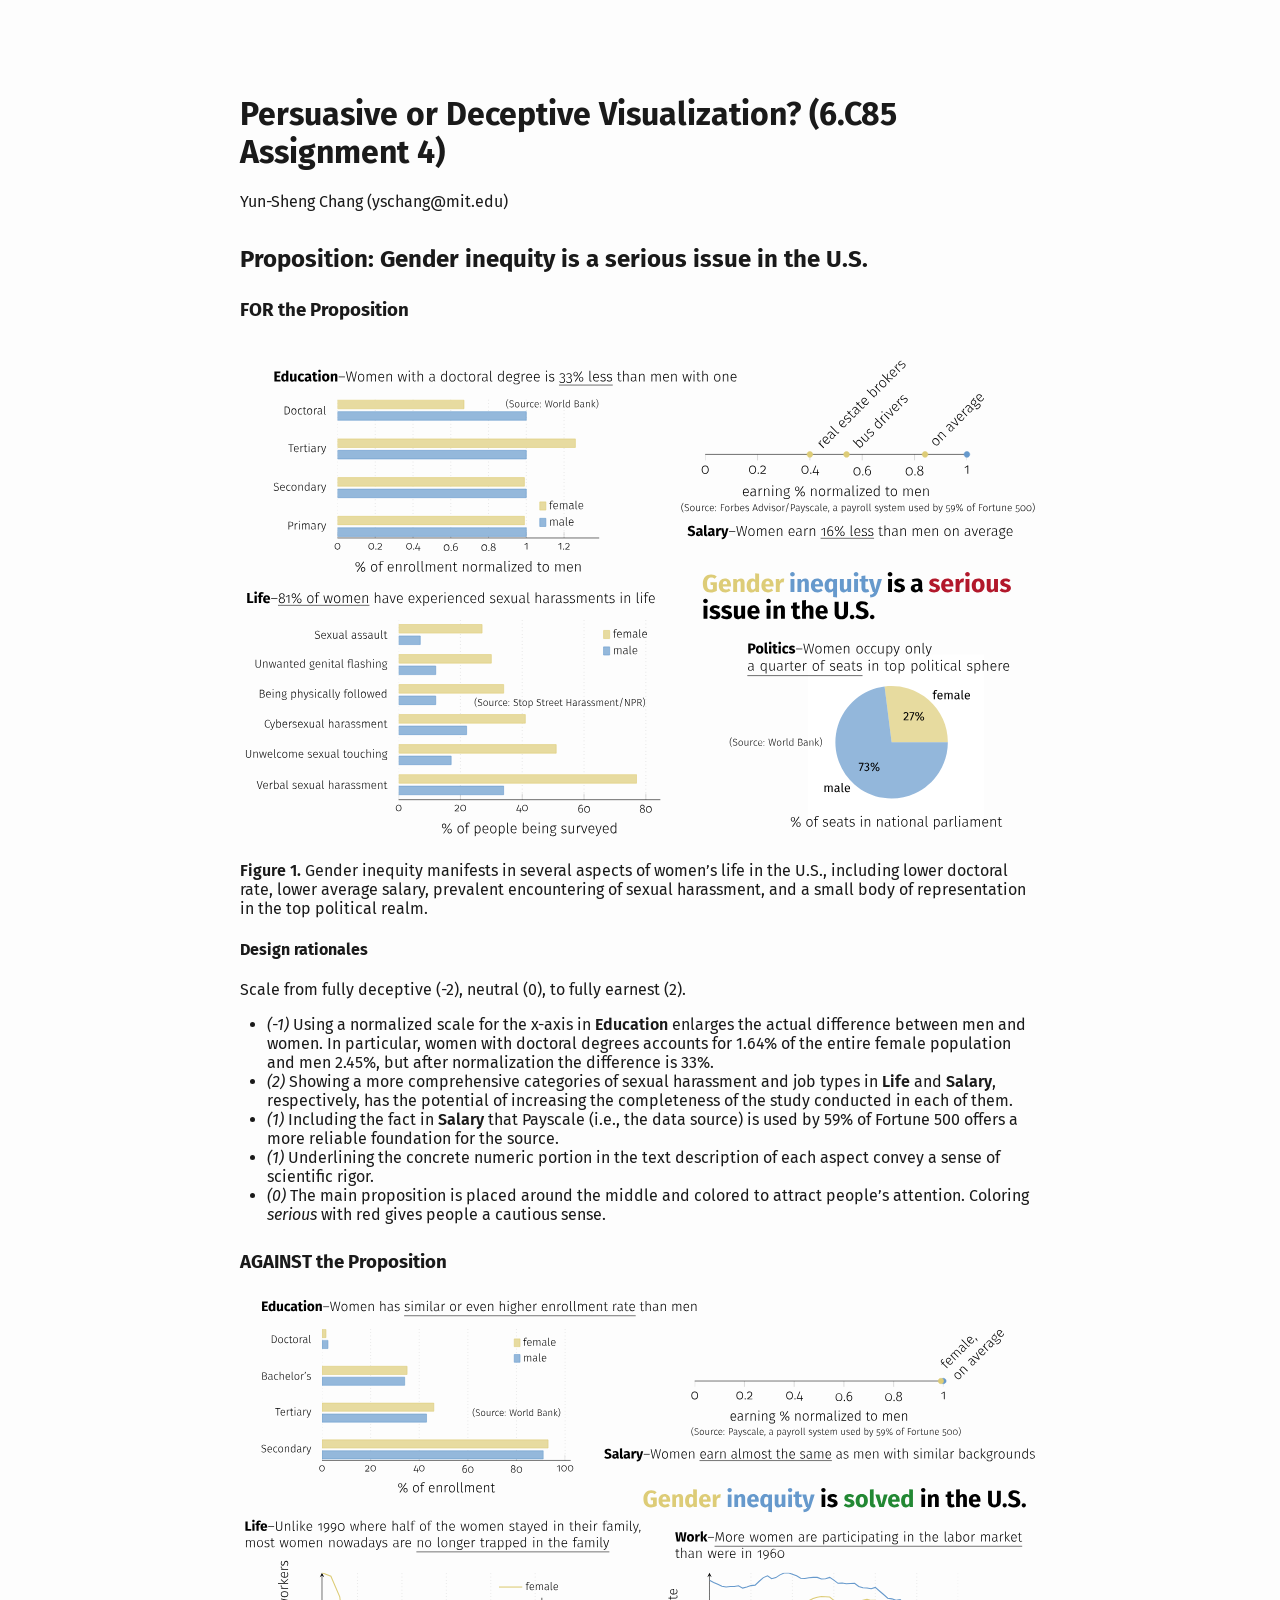
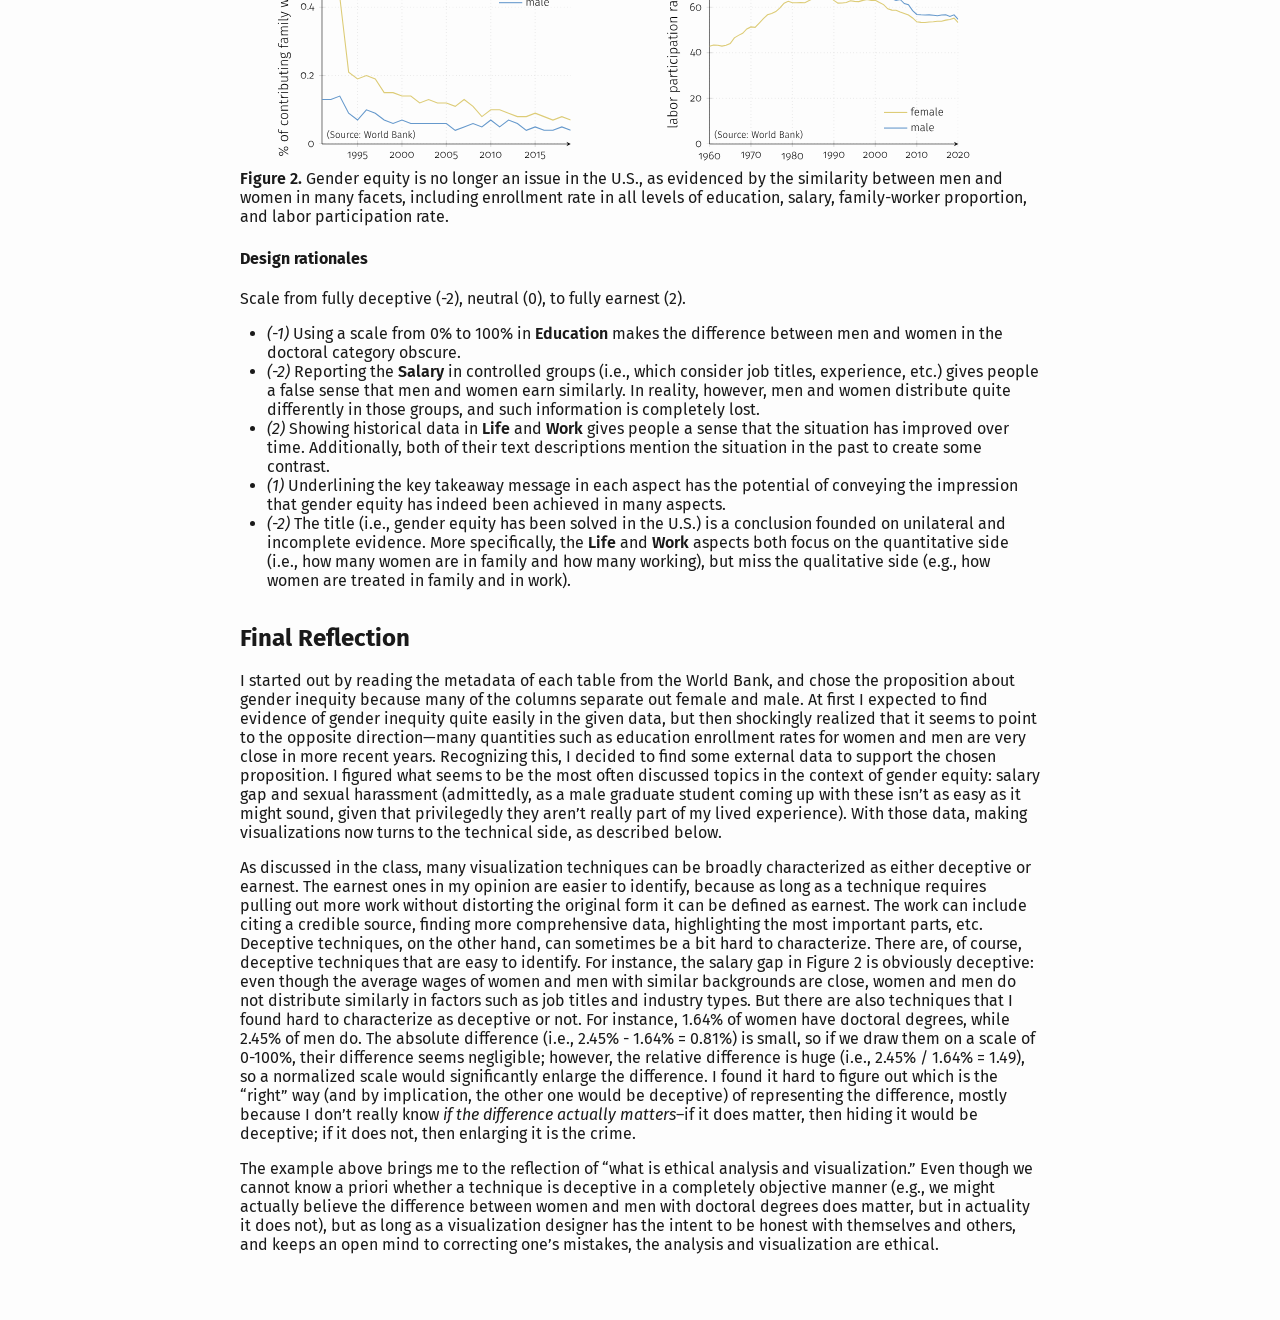
<file: 6c85/a4/a4.html>
<!DOCTYPE html>
<html xmlns="http://www.w3.org/1999/xhtml" lang="" xml:lang="">
<head>
  <meta charset="utf-8" />
  <meta name="generator" content="pandoc" />
  <meta name="viewport" content="width=device-width, initial-scale=1.0, user-scalable=yes" />
  <title>vis-a4</title>
  <style>
    html {
      font-family: Fira Sans;
      color: #1a1a1a;
      background-color: #fdfdfd;
    }
    body {
      margin: 0 auto;
      max-width: 50em;
      padding-left: 50px;
      padding-right: 50px;
      padding-top: 50px;
      padding-bottom: 50px;
      hyphens: auto;
      overflow-wrap: break-word;
      text-rendering: optimizeLegibility;
      font-kerning: normal;
    }
    @media (max-width: 600px) {
      body {
        font-size: 0.9em;
        padding: 12px;
      }
      h1 {
        font-size: 1.8em;
      }
    }
    @media print {
      html {
        background-color: white;
      }
      body {
        background-color: transparent;
        color: black;
        font-size: 12pt;
      }
      p, h2, h3 {
        orphans: 3;
        widows: 3;
      }
      h2, h3, h4 {
        page-break-after: avoid;
      }
    }
    p {
      margin: 1em 0;
    }
    a {
      color: #1a1a1a;
    }
    a:visited {
      color: #1a1a1a;
    }
    img {
      max-width: 100%;
    }
    h1, h2, h3, h4, h5, h6 {
      margin-top: 1.4em;
    }
    h5, h6 {
      font-size: 1em;
      font-style: italic;
    }
    h6 {
      font-weight: normal;
    }
    ol, ul {
      padding-left: 1.7em;
      margin-top: 1em;
    }
    li > ol, li > ul {
      margin-top: 0;
    }
    blockquote {
      margin: 1em 0 1em 1.7em;
      padding-left: 1em;
      border-left: 2px solid #e6e6e6;
      color: #606060;
    }
    code {
      font-family: Menlo, Monaco, Consolas, 'Lucida Console', monospace;
      font-size: 85%;
      margin: 0;
      hyphens: manual;
    }
    pre {
      margin: 1em 0;
      overflow: auto;
    }
    pre code {
      padding: 0;
      overflow: visible;
      overflow-wrap: normal;
    }
    .sourceCode {
     background-color: transparent;
     overflow: visible;
    }
    hr {
      background-color: #1a1a1a;
      border: none;
      height: 1px;
      margin: 1em 0;
    }
    table {
      margin: 1em 0;
      border-collapse: collapse;
      width: 100%;
      overflow-x: auto;
      display: block;
      font-variant-numeric: lining-nums tabular-nums;
    }
    table caption {
      margin-bottom: 0.75em;
    }
    tbody {
      margin-top: 0.5em;
      border-top: 1px solid #1a1a1a;
      border-bottom: 1px solid #1a1a1a;
    }
    th {
      border-top: 1px solid #1a1a1a;
      padding: 0.25em 0.5em 0.25em 0.5em;
    }
    td {
      padding: 0.125em 0.5em 0.25em 0.5em;
    }
    header {
      margin-bottom: 4em;
      text-align: center;
    }
    #TOC li {
      list-style: none;
    }
    #TOC ul {
      padding-left: 1.3em;
    }
    #TOC > ul {
      padding-left: 0;
    }
    #TOC a:not(:hover) {
      text-decoration: none;
    }
    code{white-space: pre-wrap;}
    span.smallcaps{font-variant: small-caps;}
    div.columns{display: flex; gap: min(4vw, 1.5em);}
    div.column{flex: auto; overflow-x: auto;}
    div.hanging-indent{margin-left: 1.5em; text-indent: -1.5em;}
    ul.task-list{list-style: none;}
    ul.task-list li input[type="checkbox"] {
      width: 0.8em;
      margin: 0 0.8em 0.2em -1.6em;
      vertical-align: middle;
    }
    .display.math{display: block; text-align: center; margin: 0.5rem auto;}
  </style>
  <link href="https://fonts.googleapis.com/css2?family=Fira+Sans:wght@300;600&display=swap" rel="stylesheet">
  <style>
  strong {
    font-weight: 600;
  }
  </style>
  <!--[if lt IE 9]>
    <script src="//cdnjs.cloudflare.com/ajax/libs/html5shiv/3.7.3/html5shiv-printshiv.min.js"></script>
  <![endif]-->
</head>
<body>
<h1
id="persuasive-or-deceptive-visualization-6.c85-assignment-4">Persuasive
or Deceptive Visualization? (6.C85 Assignment 4)</h1>
<p>Yun-Sheng Chang (yschang@mit.edu)</p>
<h2
id="proposition-gender-inequity-is-a-serious-issue-in-the-u.s.">Proposition:
Gender inequity is a serious issue in the U.S.</h2>
<h3 id="for-the-proposition">FOR the Proposition</h3>
<p><img src="./img/positive.svg" width="800" /></p>
<p><strong>Figure 1.</strong> Gender inequity manifests in several
aspects of women’s life in the U.S., including lower doctoral rate,
lower average salary, prevalent encountering of sexual harassment, and a
small body of representation in the top political realm.</p>
<h4 id="design-rationales">Design rationales</h4>
<p>Scale from fully deceptive (-2), neutral (0), to fully earnest
(2).</p>
<ul>
<li><em>(-1)</em> Using a normalized scale for the x-axis in
<strong>Education</strong> enlarges the actual difference between men
and women. In particular, women with doctoral degrees accounts for 1.64%
of the entire female population and men 2.45%, but after normalization
the difference is 33%.</li>
<li><em>(2)</em> Showing a more comprehensive categories of sexual
harassment and job types in <strong>Life</strong> and
<strong>Salary</strong>, respectively, has the potential of increasing
the completeness of the study conducted in each of them.</li>
<li><em>(1)</em> Including the fact in <strong>Salary</strong> that
Payscale (i.e., the data source) is used by 59% of Fortune 500 offers a
more reliable foundation for the source.</li>
<li><em>(1)</em> Underlining the concrete numeric portion in the text
description of each aspect convey a sense of scientific rigor.</li>
<li><em>(0)</em> The main proposition is placed around the middle and
colored to attract people’s attention. Coloring <em>serious</em> with
red gives people a cautious sense.</li>
</ul>
<h3 id="against-the-proposition">AGAINST the Proposition</h3>
<p><img src="./img/negative.svg" width="800" /> <strong>Figure
2.</strong> Gender equity is no longer an issue in the U.S., as
evidenced by the similarity between men and women in many facets,
including enrollment rate in all levels of education, salary,
family-worker proportion, and labor participation rate.</p>
<h4 id="design-rationales-1">Design rationales</h4>
<p>Scale from fully deceptive (-2), neutral (0), to fully earnest
(2).</p>
<ul>
<li><em>(-1)</em> Using a scale from 0% to 100% in
<strong>Education</strong> makes the difference between men and women in
the doctoral category obscure.</li>
<li><em>(-2)</em> Reporting the <strong>Salary</strong> in controlled
groups (i.e., which consider job titles, experience, etc.) gives people
a false sense that men and women earn similarly. In reality, however,
men and women distribute quite differently in those groups, and such
information is completely lost.</li>
<li><em>(2)</em> Showing historical data in <strong>Life</strong> and
<strong>Work</strong> gives people a sense that the situation has
improved over time. Additionally, both of their text descriptions
mention the situation in the past to create some contrast.</li>
<li><em>(1)</em> Underlining the key takeaway message in each aspect has
the potential of conveying the impression that gender equity has indeed
been achieved in many aspects.</li>
<li><em>(-2)</em> The title (i.e., gender equity has been solved in the
U.S.) is a conclusion founded on unilateral and incomplete evidence.
More specifically, the <strong>Life</strong> and <strong>Work</strong>
aspects both focus on the quantitative side (i.e., how many women are in
family and how many working), but miss the qualitative side (e.g., how
women are treated in family and in work).</li>
</ul>
<h2 id="final-reflection">Final Reflection</h2>
<p>I started out by reading the metadata of each table from the World
Bank, and chose the proposition about gender inequity because many of
the columns separate out female and male. At first I expected to find
evidence of gender inequity quite easily in the given data, but then
shockingly realized that it seems to point to the opposite
direction—many quantities such as education enrollment rates for women
and men are very close in more recent years. Recognizing this, I decided
to find some external data to support the chosen proposition. I figured
what seems to be the most often discussed topics in the context of
gender equity: salary gap and sexual harassment (admittedly, as a male
graduate student coming up with these isn’t as easy as it might sound,
given that privilegedly they aren’t really part of my lived experience).
With those data, making visualizations now turns to the technical side,
as described below.</p>
<p>As discussed in the class, many visualization techniques can be
broadly characterized as either deceptive or earnest. The earnest ones
in my opinion are easier to identify, because as long as a technique
requires pulling out more work without distorting the original form it
can be defined as earnest. The work can include citing a credible
source, finding more comprehensive data, highlighting the most important
parts, etc. Deceptive techniques, on the other hand, can sometimes be a
bit hard to characterize. There are, of course, deceptive techniques
that are easy to identify. For instance, the salary gap in Figure 2 is
obviously deceptive: even though the average wages of women and men with
similar backgrounds are close, women and men do not distribute similarly
in factors such as job titles and industry types. But there are also
techniques that I found hard to characterize as deceptive or not. For
instance, 1.64% of women have doctoral degrees, while 2.45% of men do.
The absolute difference (i.e., 2.45% - 1.64% = 0.81%) is small, so if we
draw them on a scale of 0-100%, their difference seems negligible;
however, the relative difference is huge (i.e., 2.45% / 1.64% = 1.49),
so a normalized scale would significantly enlarge the difference. I
found it hard to figure out which is the “right” way (and by
implication, the other one would be deceptive) of representing the
difference, mostly because I don’t really know <em>if the difference
actually matters</em>–if it does matter, then hiding it would be
deceptive; if it does not, then enlarging it is the crime.</p>
<p>The example above brings me to the reflection of “what is ethical
analysis and visualization.” Even though we cannot know a priori whether
a technique is deceptive in a completely objective manner (e.g., we
might actually believe the difference between women and men with
doctoral degrees does matter, but in actuality it does not), but as long
as a visualization designer has the intent to be honest with themselves
and others, and keeps an open mind to correcting one’s mistakes, the
analysis and visualization are ethical.</p>
</body>
</html>
</file>
